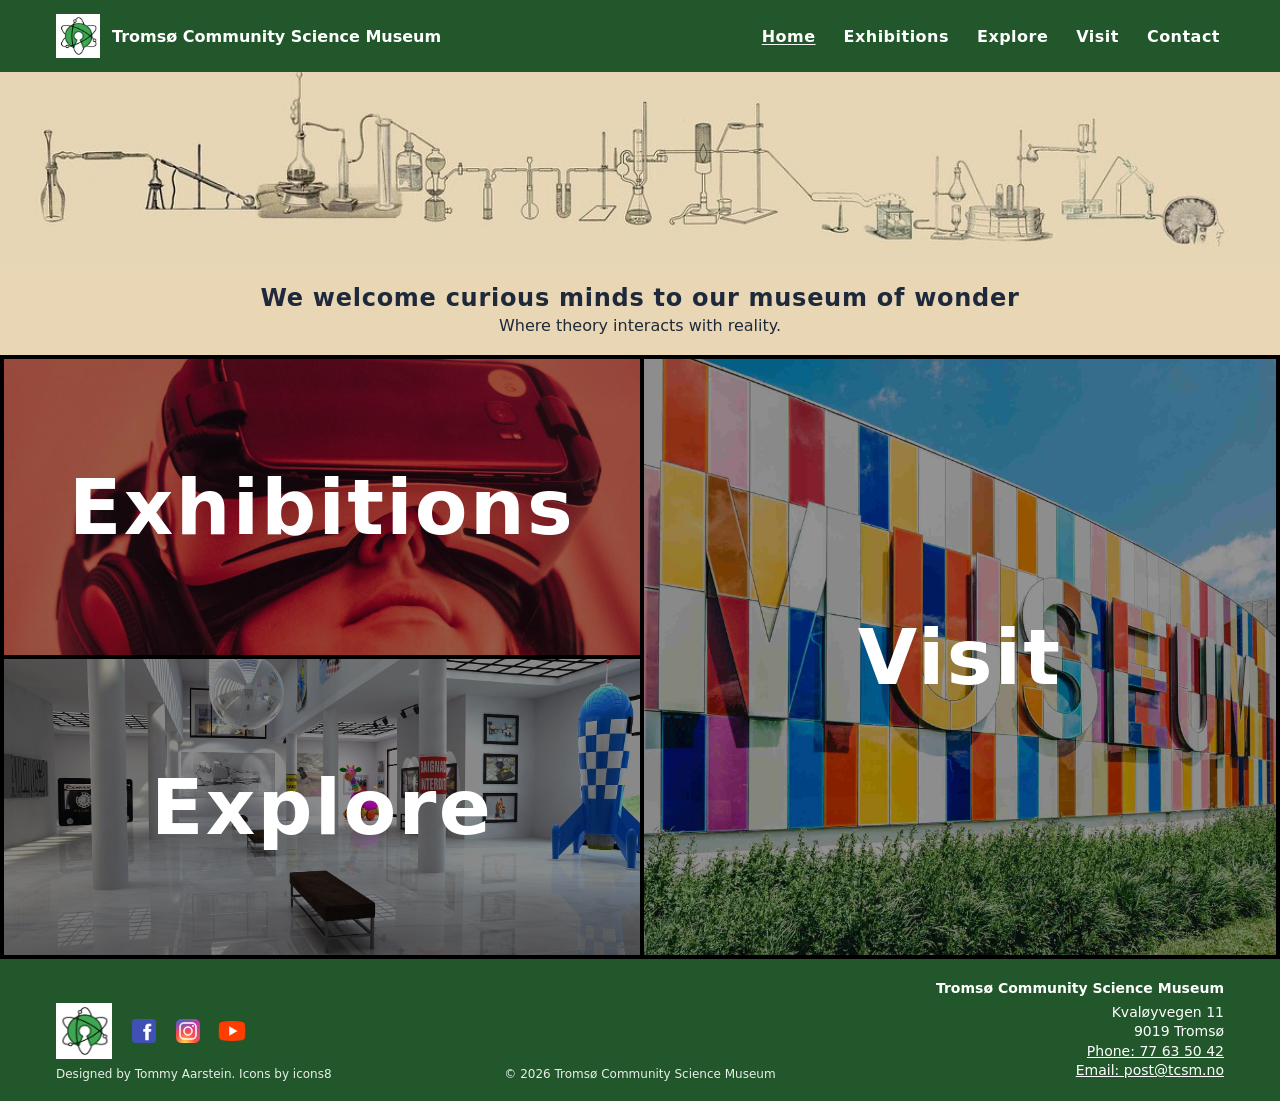
<file: index.html>
<!DOCTYPE html>
<html lang="en">
  <head>
    <meta charset="UTF-8" />
    <meta name="viewport" content="width=device-width, initial-scale=1.0" />
    <title>Home | Tromsø Community Science Museum</title>
    <meta name="description" content="Homepage of Tromsø community science museum. Click on a card or navigate using the menu." />
    <link rel="stylesheet" href="./css/styles.css" />
  </head>

  <body>
    <a class="skip-link" href="#main-content">Skip to main content</a>
    <header class="site-header">
      <div class="container header-inner">
          <a class="brand" href="./index.html" aria-label="Tromsø Community Science Museum, go to homepage.">
              <img class="brand-logo" src="./assets/images/logo.jpg" alt="Tromsø Community Science Museum Logo" width="44" height="44">
              <span class="brand-name">Tromsø Community Science Museum</span>
          </a>

          <input class="nav-toggle sr-only" type="checkbox" id="nav-toggle">
          <label class="nav-toggle-label" for="nav-toggle">
              <span class="nav-toggle-icon"></span>
              <span class="sr-only">Menu</span>
          </label>

          <nav class="nav" aria-label="Primary navigation">
              <ul class="nav-list">
                  <li><a class="nav-link nav-link-active" href="./index.html" aria-current="page">Home</a></li>
                  <li><a class="nav-link" href="./pages/exhibitions.html">Exhibitions</a></li>
                  <li><a class="nav-link" href="./pages/explore.html">Explore</a></li>
                  <li><a class="nav-link" href="./pages/visit.html">Visit</a></li>
                  <li><a class="nav-link" href="./pages/contact.html">Contact</a></li>
              </ul>
          </nav>
      </div>
    </header>

    <main id="main-content">
      <section class="hero">
        <div class="hero-image" aria-hidden="true"></div>

        <div class="hero-text container">
          <h1>We welcome curious minds to our museum of wonder</h1>
          <p>Where theory interacts with reality.</p>
        </div>
      </section>

      <section class="home-tiles" aria-label="Quick links">
        <a class="tile tile-exhibitions" href="./pages/exhibitions.html">
          <h2>Exhibitions</h2>
        </a>

        <a class="tile tile-explore" href="./pages/explore.html">
          <h2>Explore</h2>
        </a>

        <a class="tile tile-visit" href="./pages/visit.html">
          <h2>Visit</h2>
        </a>
      </section>
    </main>

    <footer class="site-footer">
      <div class="container footer-grid">
        <section class="footer-left" aria-label="Footer branding">
          <div class="footer-left-top">
            <img class="footer-logo" src="./assets/images/logo.jpg" alt="Tromsø community Science Museum logo" width="56" height="56">
            
            <nav class="footer-social" aria-label="Social media">
              <a class="social-link" href="https://www.facebook.com" target="_blank" rel="noreferrer" aria-label="Facebook (opens in new tab)">
                <img src="./assets/images/icons8-facebook-48.png" alt="Facebook" width="32" height="32">
              </a>
              <a class="social-link" href="https://www.instagram.com" target="_blank" rel="noreferrer" aria-label="Instagram (opens in new tab)">
                <img src="./assets/images/icons8-instagram-48.png" alt="Instagram" width="32" height="32">
              </a>
              <a class="social-link" href="https://www.youtube.com" target="_blank" rel="noreferrer" aria-label="Youtube (opens in new tab)">
                <img src="./assets/images/icons8-youtube-48.png" alt="Youtube" width="32" height="32">
              </a>
            </nav>
          </div>

          <small class="footer-credit">Designed by Tommy Aarstein. Icons by icons8</small>
        </section>

        <small class="footer-copy">© 2026 Tromsø Community Science Museum</small>

        <address class="footer-right">
          <strong class="footer-title">Tromsø Community Science Museum</strong>
          <div>Kvaløyvegen 11</div>
          <div>9019 Tromsø</div>
          <div><a href="tel:77635042">Phone: 77 63 50 42</a></div>
          <div><a href="mailto:post@tcsm.no">Email: post@tcsm.no</a></div>
        </address>
      </div>
    </footer>
  </body>
</html>
</file>
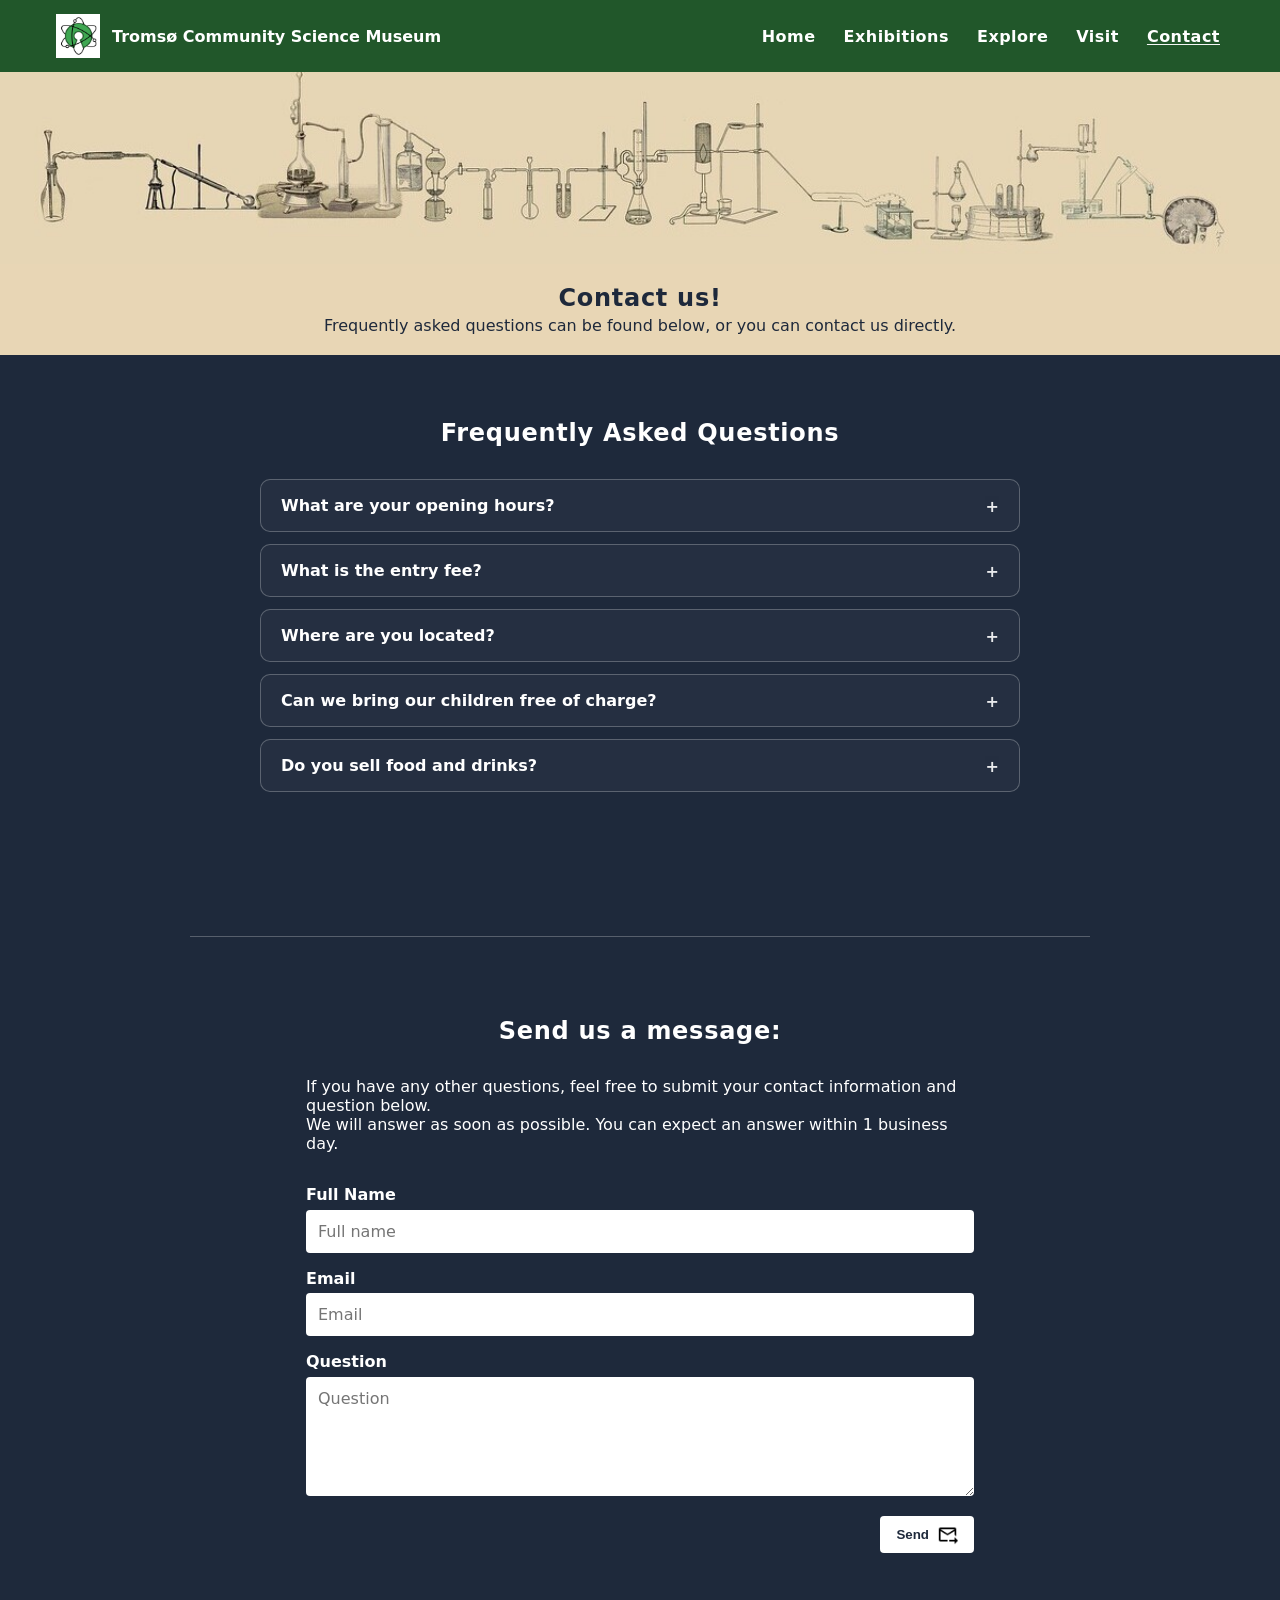
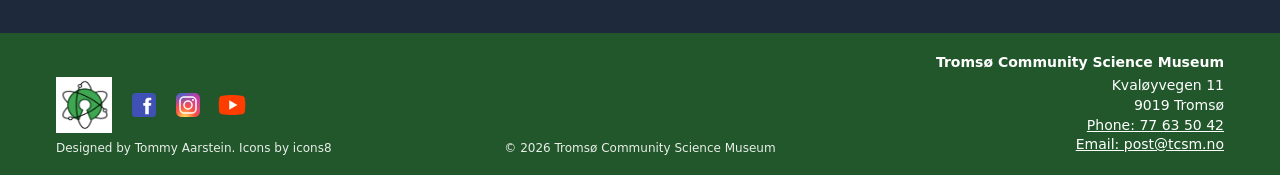
<file: pages/contact.html>
<!DOCTYPE html>
<html lang="en">
  <head>
    <meta charset="UTF-8" />
    <meta name="viewport" content="width=device-width, initial-scale=1.0" />
    <title>Contact | Tromsø Community Science Museum</title>
    <meta name="description" content="Read about the frequently asked questions or contact the museum directly" />
    <link rel="stylesheet" href="../css/styles.css" />
  </head>

  <body>
    <a class="skip-link" href="#main-contact">Skip to main content</a>
    <header class="site-header">
        <div class="container header-inner">
            <a class="brand" href="../index.html" aria-label="Tromsø Community Science Museum, go to homepage.">
                <img class="brand-logo" src="../assets/images/logo.jpg" alt="Tromsø Community Science Museum Logo" width="44" height="44">
                <span class="brand-name">Tromsø Community Science Museum</span>
            </a>

            <input class="nav-toggle sr-only" type="checkbox" id="nav-toggle">
            <label class="nav-toggle-label" for="nav-toggle">
                <span class="nav-toggle-icon"></span>
                <span class="sr-only">Menu</span>
            </label>

            <nav class="nav" aria-label="Primary navigation">
                <ul class="nav-list">
                    <li><a class="nav-link" href="../index.html">Home</a></li>
                    <li><a class="nav-link" href="./exhibitions.html">Exhibitions</a></li>
                    <li><a class="nav-link" href="./explore.html">Explore</a></li>
                    <li><a class="nav-link" href="./visit.html">Visit</a></li>
                    <li><a class="nav-link  nav-link-active" href="./contact.html" aria-current="page">Contact</a></li>
                </ul>
            </nav>
        </div>
      </header>

    <main id="main-contact">
        <section class="hero">
            <div class="hero-image" aria-hidden="true"></div>

            <div class="hero-text container">
                <h1>Contact us!</h1>
                <p>Frequently asked questions can be found below, or you can contact us directly.</p>
            </div>
        </section>

        <section class="contact-faq" aria-label="Frequently asked questions">
            <div class="container">
                <h2 class="contact-section-title">Frequently Asked Questions</h2>

                <div class="faq">
                    <details class="faq-item">
                        <summary class="faq-question">What are your opening hours?</summary>
                        <div class="faq-answer">
                            <p>Our opening hours varies per day. Please visit <a href="./visit.html">tcsm.no/visit</a> for more information.</p>
                        </div>
                    </details>

                    <details class="faq-item">
                        <summary class="faq-question">What is the entry fee?</summary>
                        <div class="faq-answer">
                            <p>Adults: Kr 200,-</p>
                            <p>Children: Kr 100,-</p>
                            <p>Children 0-5: Free</p>
                        </div>
                    </details>

                    <details class="faq-item">
                     <summary class="faq-question">Where are you located?</summary>
                        <div class="faq-answer">
                            <p>We are located at Kvaløyvegen 11, 9019 Tromsø. You can also find a map at <a href="./visit.html">tcsm.no/visit</a>.</p>
                        </div>
                    </details>

                    <details class="faq-item">
                        <summary class="faq-question">Can we bring our children free of charge?</summary>
                        <div class="faq-answer">
                            <p>Children aged 0 to 5 have free entry. Children above the age of 5 is Kr 100,-.</p>
                        </div>
                    </details>

                    <details class="faq-item">
                        <summary class="faq-question">Do you sell food and drinks?</summary>
                        <div class="faq-answer">
                            <p>Yes! Our Cafè is located on the 1st floor next to the reception. You can buy coffee, soft drinks, snacks and pre-made food.</p>
                        </div>
                    </details>
                </div>
            </div>
        </section>

        <div class="contact-divider-section" aria-hidden="true">
            <div class="container">
             <hr class="contact-divider">
            </div>
        </div>  

        <section class="contact-form-section" aria-label="Send us a message">
            <div class="container contact-form-wrapper">
                <h2 class="contact-section-title">Send us a message:</h2>
                <p class="contact-intro">
                    If you have any other questions, feel free to submit your contact information and question below.<br> We will answer as soon as possible.
                    You can expect an answer within 1 business day.
                </p>

                <form class="contact-form" action="#" method="post">
                    <div class="form-group">
                        <label for="name">Full Name</label>
                        <input type="text" id="name" name="name" placeholder="Full name" required>
                    </div>

                    <div class="form-group">
                        <label for="email">Email</label>
                        <input type="email" id="email" name="email" placeholder="Email" required>
                    </div>

                    <div class="form-group">
                        <label for="message">Question</label>
                        <textarea name="message" id="message" rows="5" placeholder="Question" required></textarea>
                    </div>

                    <button class="btn-send" type="submit">
                        <span>Send</span>
                        <img class="btn-send-icon" src="../assets/images/icons8-send-24.png" alt="" aria-hidden="true">
                    </button>
                </form>
            </div>
        </section>

    </main>

    <footer class="site-footer">
      <div class="container footer-grid">
        <section class="footer-left" aria-label="Footer branding">
            <div class="footer-left-top">
                <img class="footer-logo" src="../assets/images/logo.jpg" alt="Tromsø community Science Museum logo" width="56" height="56">
                
                <nav class="footer-social" aria-label="Social media">
                <a class="social-link" href="https://www.facebook.com" target="_blank" rel="noreferrer">
                    <img src="../assets/images/icons8-facebook-48.png" alt="Facebook" width="32" height="32">
                </a>
                <a class="social-link" href="https://www.instagram.com" target="_blank" rel="noreferrer">
                    <img src="../assets/images/icons8-instagram-48.png" alt="Instagram" width="32" height="32">
                </a>
                <a class="social-link" href="https://www.youtube.com" target="_blank" rel="noreferrer">
                    <img src="../assets/images/icons8-youtube-48.png" alt="Youtube" width="32" height="32">
                </a>
                </nav>
            </div>

            <small class="footer-credit">Designed by Tommy Aarstein. Icons by icons8</small>
        </section>

        <small class="footer-copy">© 2026 Tromsø Community Science Museum</small>

        <address class="footer-right">
        <strong class="footer-title">Tromsø Community Science Museum</strong>
        <div>Kvaløyvegen 11</div>
        <div>9019 Tromsø</div>
        <div><a href="tel:77635042">Phone: 77 63 50 42</a></div>
        <div><a href="mailto:post@tcsm.no">Email: post@tcsm.no</a></div>
        </address>
      </div>
    </footer>
  </body>
</html>
</file>
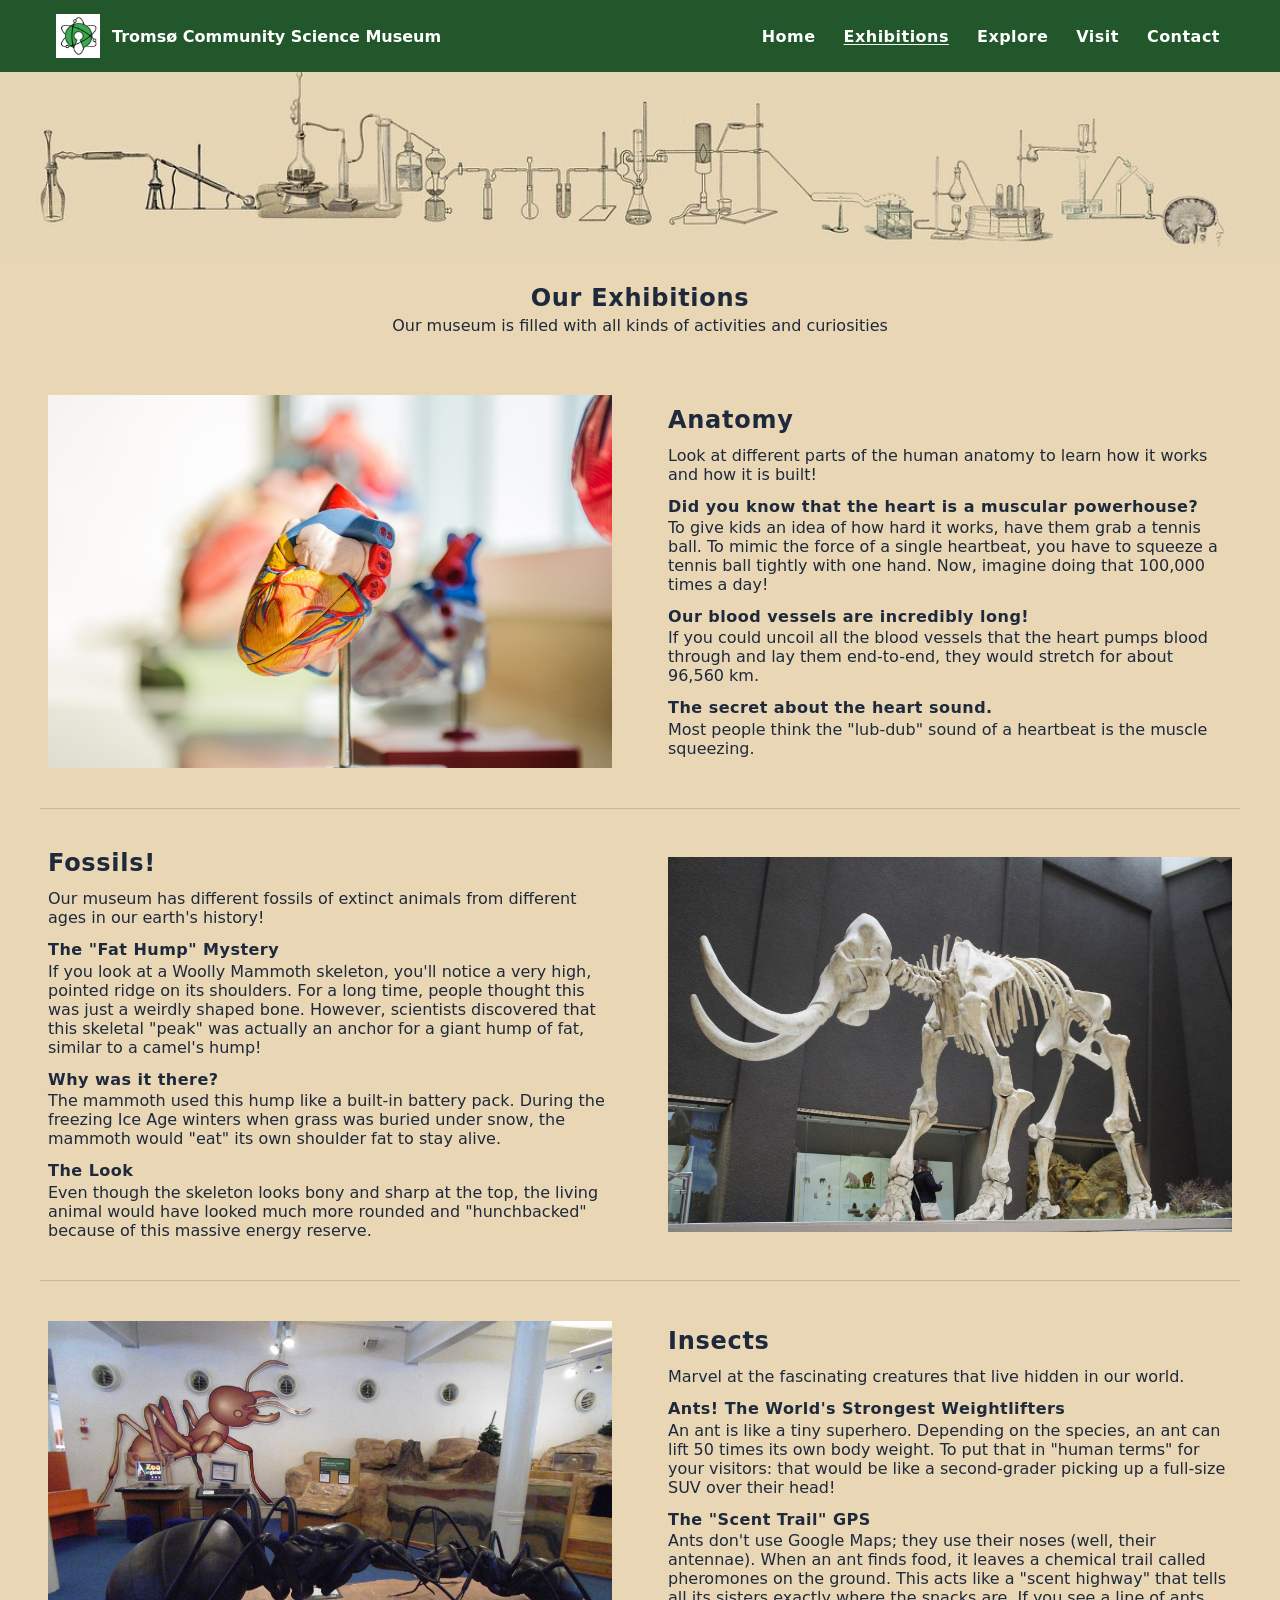
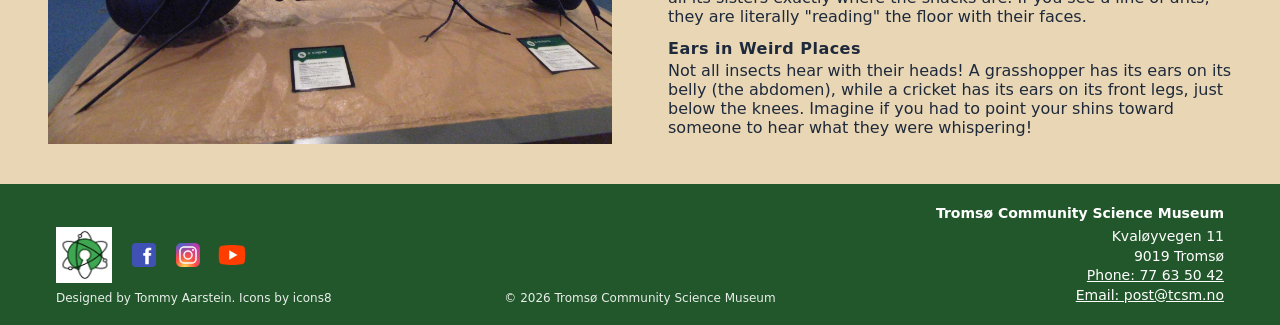
<file: pages/exhibitions.html>
<!DOCTYPE html>
<html lang="en">
  <head>
    <meta charset="UTF-8" />
    <meta name="viewport" content="width=device-width, initial-scale=1.0" />
    <title>Exhibitions | Tromsø Community Science Museum</title>
    <meta name="description" content="Look at a few of our exhibitions and read some fun facts about them" />
    <link rel="stylesheet" href="../css/styles.css" />
  </head>

    <body>
    <a class="skip-link" href="#main-content">Skip to main content</a>
    <header class="site-header">
        <div class="container header-inner">
            <a class="brand" href="../index.html" aria-label="Tromsø Community Science Museum, go to homepage.">
                <img class="brand-logo" src="../assets/images/logo.jpg" alt="Tromsø Community Science Museum Logo" width="44" height="44">
                <span class="brand-name">Tromsø Community Science Museum</span>
            </a>

            <input class="nav-toggle sr-only" type="checkbox" id="nav-toggle">
            <label class="nav-toggle-label" for="nav-toggle">
                <span class="nav-toggle-icon"></span>
                <span class="sr-only">Menu</span>
            </label>

            <nav class="nav" aria-label="Primary navigation">
                <ul class="nav-list">
                    <li><a class="nav-link" href="../index.html">Home</a></li>
                    <li><a class="nav-link  nav-link-active" href="./exhibitions.html" aria-current="page">Exhibitions</a></li>
                    <li><a class="nav-link" href="./explore.html">Explore</a></li>
                    <li><a class="nav-link" href="./visit.html">Visit</a></li>
                    <li><a class="nav-link" href="./contact.html">Contact</a></li>
                </ul>
            </nav>
        </div>
    </header>

    <main id="main-content">
        <section class="hero">
            <div class="hero-image" aria-hidden="true"></div>
            <div class="hero-text container">
                <h1>Our Exhibitions</h1>
                <p>Our museum is filled with all kinds of activities and curiosities</p>
            </div>
        </section>

        <div class="exhibitions-list container">
            <article class="exhibit exhibit-img-left">
                <div class="exhibit-media">
                    <img src="../assets/images/heart.jpg" alt="Heart anatomy exhibit">
                </div>
                <div class="exhibit-text">
                    <h2>Anatomy</h2>

                    <p>Look at different parts of the human anatomy to learn how it works and how it is built!</p>

                    <h3>Did you know that the heart is a muscular powerhouse?</h3>
                    <p>
                    To give kids an idea of how hard it works, have them grab a tennis ball.
                    To mimic the force of a single heartbeat, you have to squeeze a tennis ball tightly
                    with one hand. Now, imagine doing that 100,000 times a day!
                    </p>

                    <h3>Our blood vessels are incredibly long!</h3>
                    <p>
                    If you could uncoil all the blood vessels that the heart pumps blood through
                    and lay them end-to-end, they would stretch for about 96,560 km.
                    </p>

                    <h3>The secret about the heart sound.</h3>
                    <p>
                    Most people think the "lub-dub" sound of a heartbeat is the muscle squeezing.
                    </p>
                </div>
            </article>

            <article class="exhibit exhibit-img-right">
                <div class="exhibit-media">
                    <img src="../assets/images/mammoth.jpg" alt="Mammoth fossil skeleton exhibit">
                </div>
                <div class="exhibit-text">
                    <h2>Fossils!</h2>

                    <p>Our museum has different fossils of extinct animals from different ages in our earth's history!</p>

                    <h3>The "Fat Hump" Mystery</h3>
                    <p>
                    If you look at a Woolly Mammoth skeleton, you'll notice a very high, pointed ridge on its shoulders.
                    For a long time, people thought this was just a weirdly shaped bone.
                    However, scientists discovered that this skeletal "peak" was actually an anchor
                    for a giant hump of fat, similar to a camel's hump!
                    </p>

                    <h3>Why was it there?</h3>
                    <p>
                    The mammoth used this hump like a built-in battery pack.
                    During the freezing Ice Age winters when grass was buried under snow,
                    the mammoth would "eat" its own shoulder fat to stay alive.
                    </p>

                    <h3>The Look</h3>
                    <p>
                    Even though the skeleton looks bony and sharp at the top, the living animal would have looked
                    much more rounded and "hunchbacked" because of this massive energy reserve.
                    </p>
                </div>
            </article>

            <article class="exhibit exhibit-img-left">
                <div class="exhibit-media">
                    <img src="../assets/images/ants.jpg" alt="Giant ant exhibit">
                </div>
                <div class="exhibit-text">
                    <h2>Insects</h2>

                    <p>Marvel at the fascinating creatures that live hidden in our world.</p>

                    <h3>Ants! The World's Strongest Weightlifters</h3>
                    <p>
                    An ant is like a tiny superhero. Depending on the species, an ant can lift
                    50 times its own body weight.
                    To put that in "human terms" for your visitors:
                    that would be like a second-grader picking up a full-size SUV over their head!
                    </p>

                    <h3>The "Scent Trail" GPS</h3>
                    <p>
                    Ants don't use Google Maps; they use their noses (well, their antennae).
                    When an ant finds food, it leaves a chemical trail called pheromones on the ground.
                    This acts like a "scent highway" that tells all its sisters exactly where the snacks are.
                    If you see a line of ants, they are literally "reading" the floor with their faces.
                    </p>

                    <h3>Ears in Weird Places</h3>
                    <p>
                    Not all insects hear with their heads!
                    A grasshopper has its ears on its belly (the abdomen),
                    while a cricket has its ears on its front legs, just below the knees.
                    Imagine if you had to point your shins toward someone to hear what they were whispering!
                    </p>
                </div>
            </article>
        </div>
    </main>

    <footer class="site-footer">
      <div class="container footer-grid">
        <section class="footer-left" aria-label="Footer branding">
            <div class="footer-left-top">
                <img class="footer-logo" src="../assets/images/logo.jpg" alt="Tromsø community Science Museum logo" width="56" height="56">
                
                <nav class="footer-social" aria-label="Social media">
                <a class="social-link" href="https://www.facebook.com" target="_blank" rel="noreferrer">
                    <img src="../assets/images/icons8-facebook-48.png" alt="Facebook" width="32" height="32">
                </a>
                <a class="social-link" href="https://www.instagram.com" target="_blank" rel="noreferrer">
                    <img src="../assets/images/icons8-instagram-48.png" alt="Instagram" width="32" height="32">
                </a>
                <a class="social-link" href="https://www.youtube.com" target="_blank" rel="noreferrer">
                    <img src="../assets/images/icons8-youtube-48.png" alt="Youtube" width="32" height="32">
                </a>
                </nav>
            </div>

            <small class="footer-credit">Designed by Tommy Aarstein. Icons by icons8</small>
        </section>

        <small class="footer-copy">© 2026 Tromsø Community Science Museum</small>

        <address class="footer-right">
        <strong class="footer-title">Tromsø Community Science Museum</strong>
        <div>Kvaløyvegen 11</div>
        <div>9019 Tromsø</div>
        <div><a href="tel:77635042">Phone: 77 63 50 42</a></div>
        <div><a href="mailto:post@tcsm.no">Email: post@tcsm.no</a></div>
        </address>
      </div>
    </footer>
  </body>
</html>
</file>
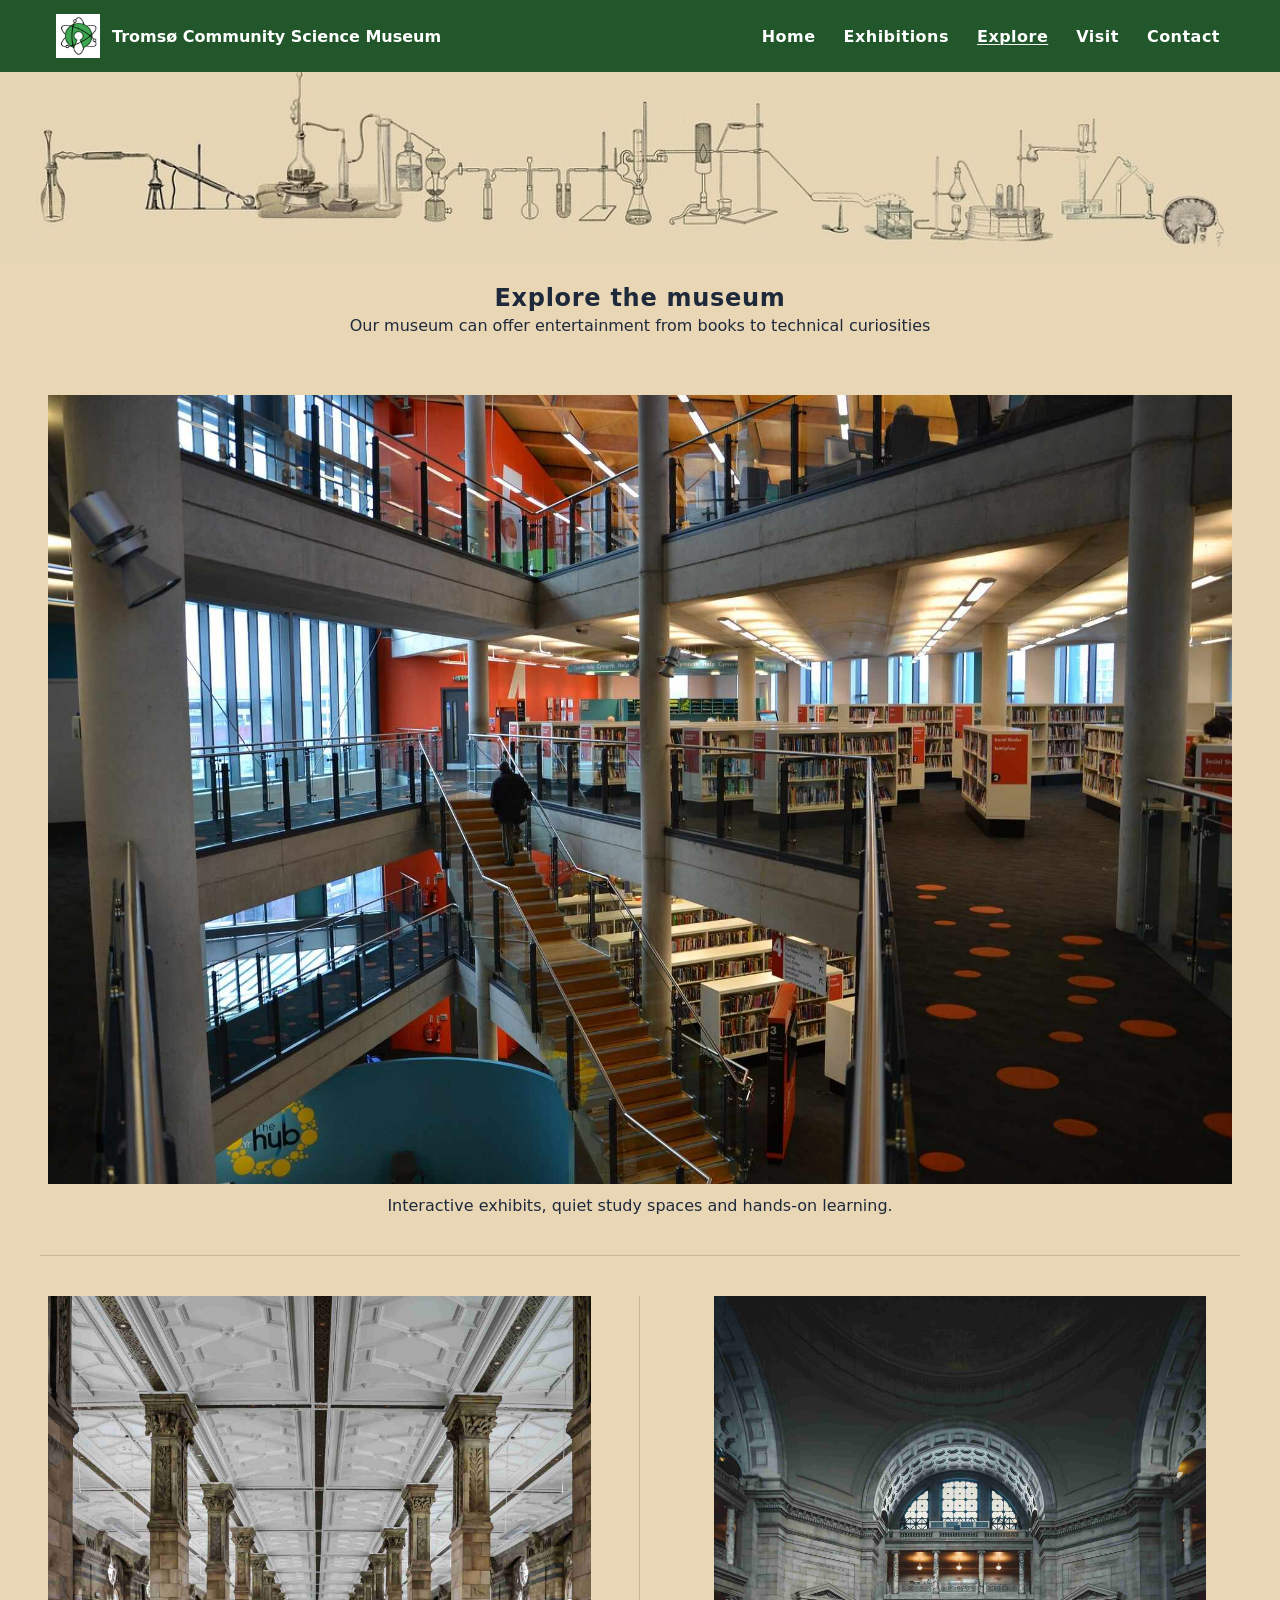
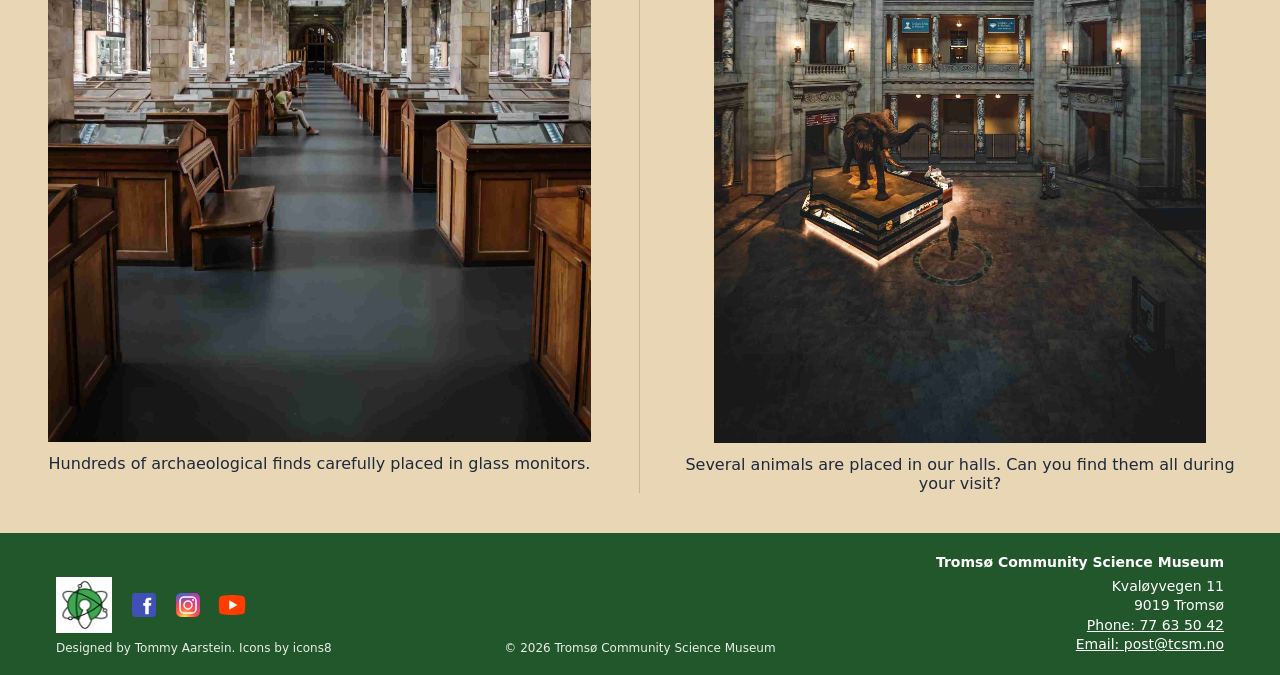
<file: pages/explore.html>
<!DOCTYPE html>
<html lang="en">
  <head>
    <meta charset="UTF-8" />
    <meta name="viewport" content="width=device-width, initial-scale=1.0" />
    <title>Explore | Tromsø Community Science Museum</title>
    <meta name="description" content="Look at some pictures of our museum and learn what you can do at our museum" />
    <link rel="stylesheet" href="../css/styles.css" />
  </head>

  <body>
    <a class="skip-link" href="#main-content">Skip to main content</a>
    <header class="site-header">
        <div class="container header-inner">
            <a class="brand" href="../index.html" aria-label="Tromsø Community Science Museum, go to homepage.">
                <img class="brand-logo" src="../assets/images/logo.jpg" alt="Tromsø Community Science Museum Logo" width="44" height="44">
                <span class="brand-name">Tromsø Community Science Museum</span>
            </a>

            <input class="nav-toggle sr-only" type="checkbox" id="nav-toggle">
            <label class="nav-toggle-label" for="nav-toggle">
                <span class="nav-toggle-icon"></span>
                <span class="sr-only">Menu</span>
            </label>

            <nav class="nav" aria-label="Primary navigation">
                <ul class="nav-list">
                    <li><a class="nav-link" href="../index.html">Home</a></li>
                    <li><a class="nav-link" href="./exhibitions.html">Exhibitions</a></li>
                    <li><a class="nav-link  nav-link-active" href="./explore.html" aria-current="page">Explore</a></li>
                    <li><a class="nav-link" href="./visit.html">Visit</a></li>
                    <li><a class="nav-link" href="./contact.html">Contact</a></li>
                </ul>
            </nav>
        </div>
    </header>
        
    <main id="main-content">
        <section class="hero">
            <div class="hero-image" aria-hidden="true"></div>

            <div class="hero-text container">
                <h1>Explore the museum</h1>
                <p>Our museum can offer entertainment from books to technical curiosities</p>
            </div>
        </section>

        <section class="explore-gallery container" aria-label="Explore the museum">
            <figure class="explore-feature">
                <img src="../assets/images/library.jpg" alt="Interior view of the museum with several floors and a library">
                <figcaption>Interactive exhibits, quiet study spaces and hands-on learning.</figcaption>
            </figure>
            
            <div class="explore-grid">
                <figure class="explore-card explore-card-left">
                    <div class="explore-media">
                        <img src="../assets/images/mawis.jpg" alt="Long hall with displays and museum cabinets">
                    </div>
                    <figcaption>Hundreds of archaeological finds carefully placed in glass monitors.</figcaption>
                </figure>

                <figure class="explore-card explore-card-right">
                    <div class="explore-media">
                        <img src="../assets/images/roberto.jpg" alt="Grand museum hall with a large elephant displayed.">
                    </div>
                    <figcaption>Several animals are placed in our halls. Can you find them all during your visit?</figcaption>
                </figure>
            </div>
        </section>
    </main>

    <footer class="site-footer">
      <div class="container footer-grid">
        <section class="footer-left" aria-label="Footer branding">
            <div class="footer-left-top">
                <img class="footer-logo" src="../assets/images/logo.jpg" alt="Tromsø community Science Museum logo" width="56" height="56">
                
                <nav class="footer-social" aria-label="Social media">
                <a class="social-link" href="https://www.facebook.com" target="_blank" rel="noreferrer">
                    <img src="../assets/images/icons8-facebook-48.png" alt="Facebook" width="32" height="32">
                </a>
                <a class="social-link" href="https://www.instagram.com" target="_blank" rel="noreferrer">
                    <img src="../assets/images/icons8-instagram-48.png" alt="Instagram" width="32" height="32">
                </a>
                <a class="social-link" href="https://www.youtube.com" target="_blank" rel="noreferrer">
                    <img src="../assets/images/icons8-youtube-48.png" alt="Youtube" width="32" height="32">
                </a>
                </nav>
            </div>

            <small class="footer-credit">Designed by Tommy Aarstein. Icons by icons8</small>
        </section>

        <small class="footer-copy">© 2026 Tromsø Community Science Museum</small>

        <address class="footer-right">
        <strong class="footer-title">Tromsø Community Science Museum</strong>
        <div>Kvaløyvegen 11</div>
        <div>9019 Tromsø</div>
        <div><a href="tel:77635042">Phone: 77 63 50 42</a></div>
        <div><a href="mailto:post@tcsm.no">Email: post@tcsm.no</a></div>
        </address>
      </div>
    </footer>
  </body>
</html>
</file>
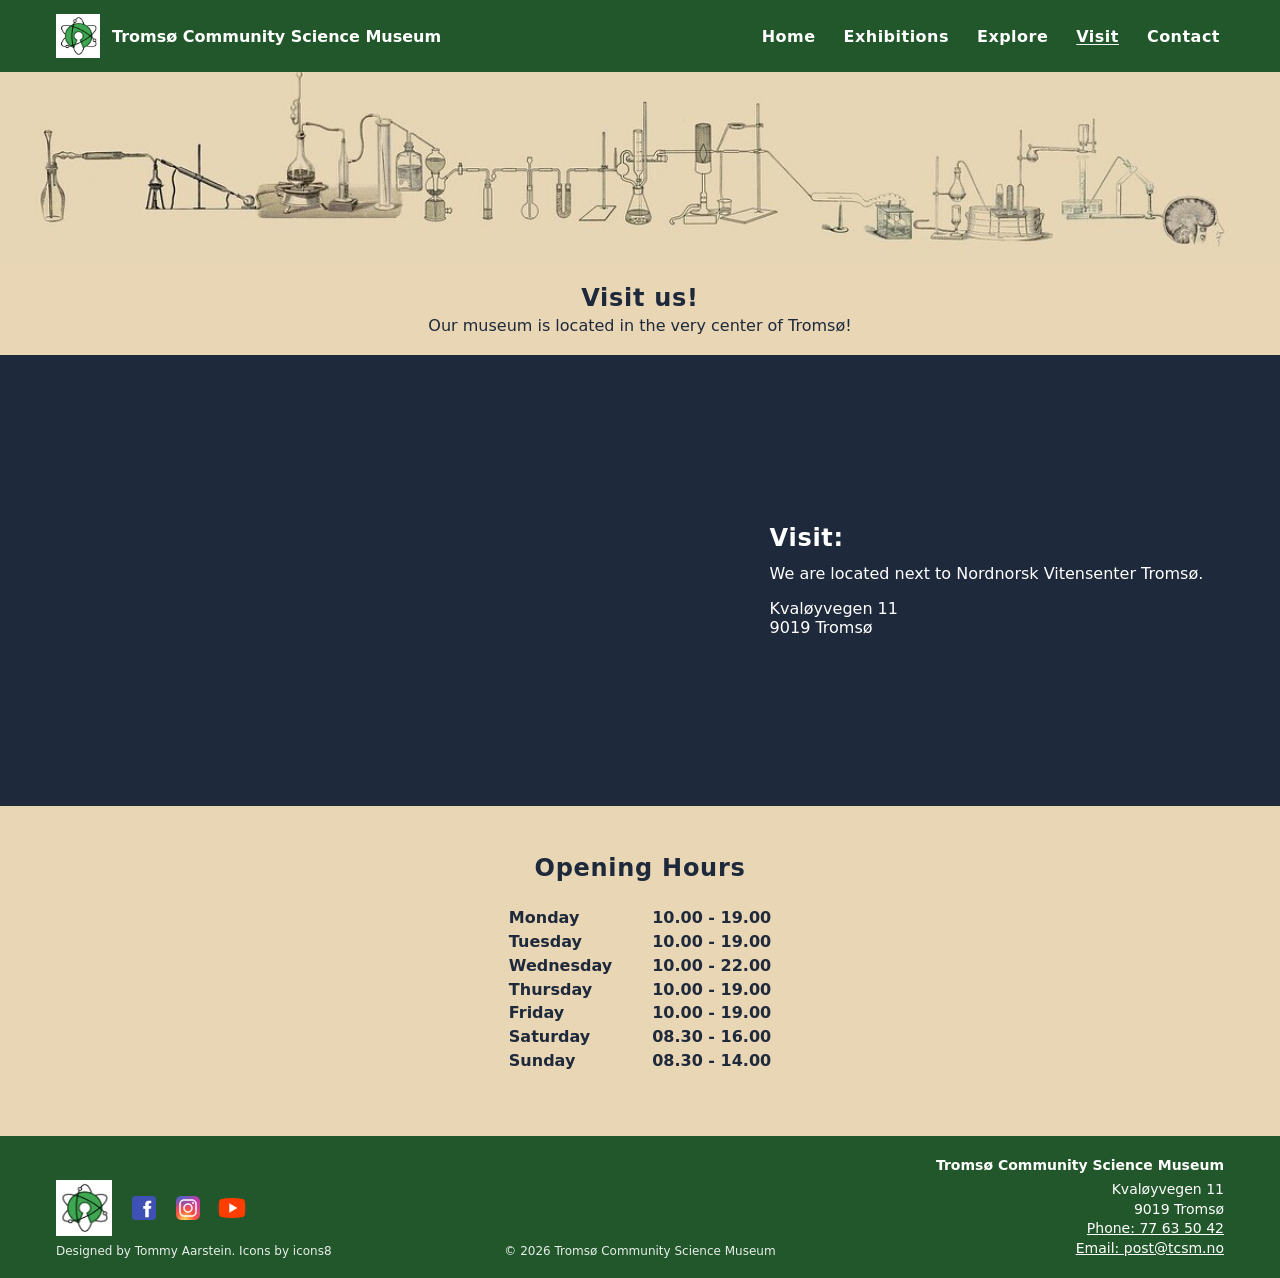
<file: pages/visit.html>
<!DOCTYPE html>
<html lang="en">
    <head>
    <meta charset="UTF-8" />
    <meta name="viewport" content="width=device-width, initial-scale=1.0" />
    <title>Visit | Tromsø Community Science Museum</title>
    <meta name="description" content="Look at an interactive map of our location or find our address. Opening hours can also be found here." />
    <link rel="stylesheet" href="../css/styles.css" />
</head>

<body>
    <a class="skip-link" href="#main-content">Skip to main content</a>
    <header class="site-header">
        <div class="container header-inner">
            <a class="brand" href="../index.html" aria-label="Tromsø Community Science Museum, go to homepage.">
                <img class="brand-logo" src="../assets/images/logo.jpg" alt="Tromsø Community Science Museum Logo" width="44" height="44">
                <span class="brand-name">Tromsø Community Science Museum</span>
            </a>

            <input class="nav-toggle sr-only" type="checkbox" id="nav-toggle">
            <label class="nav-toggle-label" for="nav-toggle">
                <span class="nav-toggle-icon"></span>
                <span class="sr-only">Menu</span>
            </label>

            <nav class="nav" aria-label="Primary navigation">
                <ul class="nav-list">
                    <li><a class="nav-link" href="../index.html">Home</a></li>
                    <li><a class="nav-link" href="./exhibitions.html">Exhibitions</a></li>
                    <li><a class="nav-link" href="./explore.html">Explore</a></li>
                    <li><a class="nav-link  nav-link-active" href="./visit.html" aria-current="page">Visit</a></li>
                    <li><a class="nav-link" href="./contact.html">Contact</a></li>
                </ul>
            </nav>
        </div>
    </header>

    <main id="main-content">
        <section class="hero">
            <div class="hero-image" aria-hidden="true"></div>

            <div class="hero-text container">
                <h1>Visit us!</h1>
                <p>Our museum is located in the very center of Tromsø!</p>
            </div>
        </section>

        <section class="visit-location" aria-label="Location and address">
        <div class="container visit-grid">
            <div class="visit-map">
            <iframe
                title="Map showing Tromsø Community Science Museum location"
                src="https://www.google.com/maps/embed?pb=!1m14!1m12!1m3!1d1959.499125461428!2d18.97010991994779!3d69.67909989475669!2m3!1f0!2f0!3f0!3m2!1i1024!2i768!4f13.1!5e0!3m2!1sno!2sno!4v1772197934392!5m2!1sno!2sno"
                loading="lazy"
                allowfullscreen
                referrerpolicy="no-referrer-when-downgrade">
            </iframe>
            </div>

            <div class="visit-info">
            <h2 class="visit-title">Visit:</h2>
            <p class="visit-text">We are located next to Nordnorsk Vitensenter Tromsø.</p>

            <address class="visit-address">
                <div>Kvaløyvegen 11</div>
                <div>9019 Tromsø</div>
            </address>
            </div>
        </div>
        </section>

        <section class="visit-hours" aria-label="Opening Hours">
            <div class="container">
                <h2 class="hours-title">Opening Hours</h2>

                <table class="hours-table">
                    <tbody>
                        <tr><th scope="row">Monday</th><td>10.00 - 19.00</td></tr>
                        <tr><th scope="row">Tuesday</th><td>10.00 - 19.00</td></tr>
                        <tr><th scope="row">Wednesday</th><td>10.00 - 22.00</td></tr>
                        <tr><th scope="row">Thursday</th><td>10.00 - 19.00</td></tr>
                        <tr><th scope="row">Friday</th><td>10.00 - 19.00</td></tr>
                        <tr><th scope="row">Saturday</th><td>08.30 - 16.00</td></tr>
                        <tr><th scope="row">Sunday</th><td>08.30 - 14.00</td></tr>
                    </tbody>
                </table>
            </div>
        </section>
    </main>

    <footer class="site-footer">
      <div class="container footer-grid">
        <section class="footer-left" aria-label="Footer branding">
            <div class="footer-left-top">
                <img class="footer-logo" src="../assets/images/logo.jpg" alt="Tromsø community Science Museum logo" width="56" height="56">
                
                <nav class="footer-social" aria-label="Social media">
                <a class="social-link" href="https://www.facebook.com" target="_blank" rel="noreferrer">
                    <img src="../assets/images/icons8-facebook-48.png" alt="Facebook" width="32" height="32">
                </a>
                <a class="social-link" href="https://www.instagram.com" target="_blank" rel="noreferrer">
                    <img src="../assets/images/icons8-instagram-48.png" alt="Instagram" width="32" height="32">
                </a>
                <a class="social-link" href="https://www.youtube.com" target="_blank" rel="noreferrer">
                    <img src="../assets/images/icons8-youtube-48.png" alt="Youtube" width="32" height="32">
                </a>
                </nav>
            </div>

            <small class="footer-credit">Designed by Tommy Aarstein. Icons by icons8</small>
        </section>

        <small class="footer-copy">© 2026 Tromsø Community Science Museum</small>

        <address class="footer-right">
        <strong class="footer-title">Tromsø Community Science Museum</strong>
        <div>Kvaløyvegen 11</div>
        <div>9019 Tromsø</div>
        <div><a href="tel:77635042">Phone: 77 63 50 42</a></div>
        <div><a href="mailto:post@tcsm.no">Email: post@tcsm.no</a></div>
        </address>
      </div>
    </footer>
  </body>
</html>
</file>
<file: css/styles.css>
@import url(_variables.css);
@import url(_layout.css);
@import url(_header.css);
@import url(_footer.css);
@import url(_home.css);
@import url(_exhibitions.css);
@import url(_explore.css);
@import url(_visit.css);
@import url(_contact.css);

/* Base */
body {
    font-family: var(--font-body);
    color: var(--color-text);
    background: var(--color-background);
    display: flex;
    flex-direction: column;
    min-height: 100vh;
    margin: 0;
}

main {
    flex: 1;
}

/* Headings */
h1, h2, h3, h4, h5, h6 {
    font-family: var(--font-heading);
    font-weight: 700;
    letter-spacing: 0.03em;
}

*,
*::before,
*::after {
    box-sizing: border-box;
}
</file>
